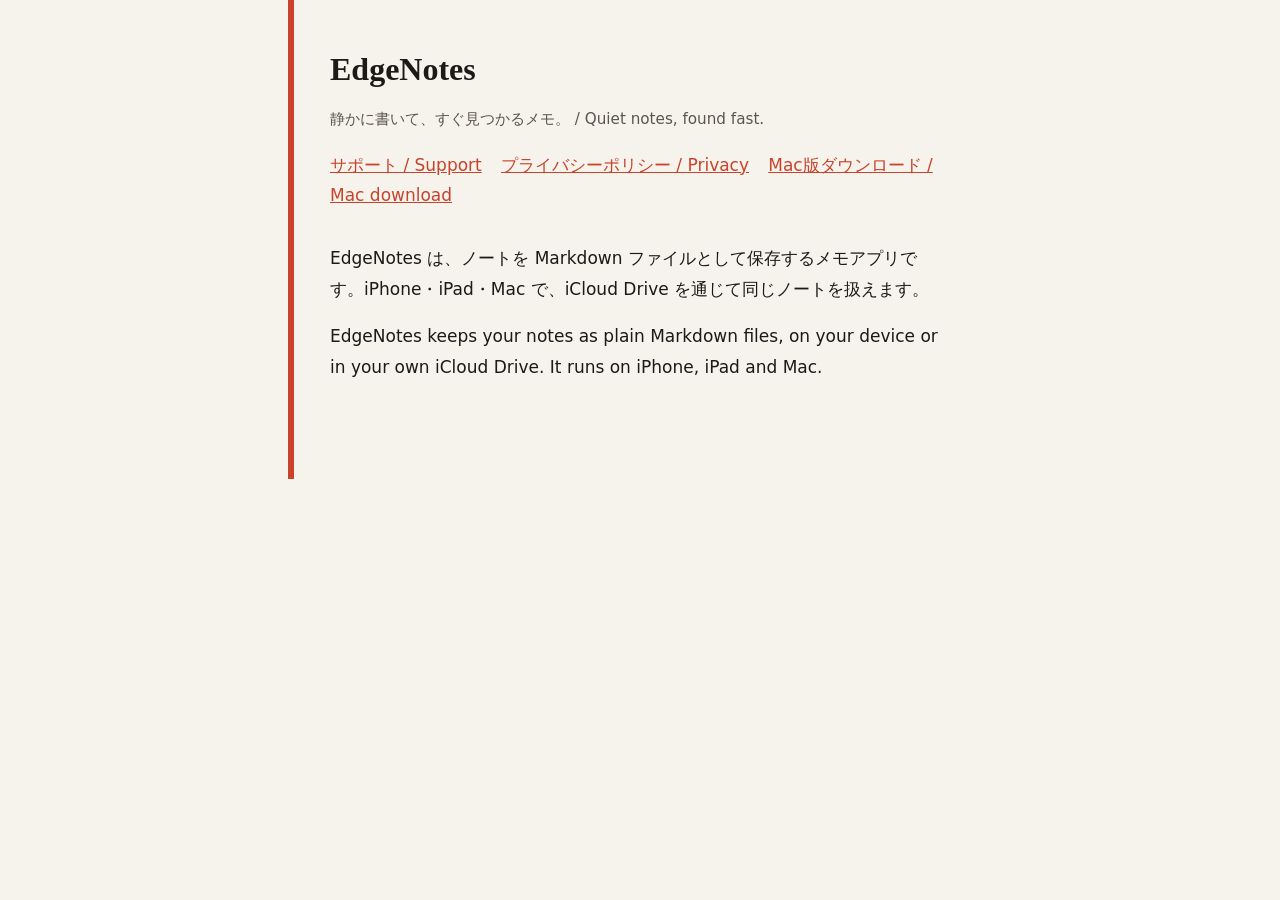
<file: docs/index.html>
<!doctype html><html lang="ja"><head><meta charset="utf-8"><meta name="viewport" content="width=device-width,initial-scale=1">
<title>EdgeNotes</title><link rel="stylesheet" href="style.css"></head><body><main>
<h1>EdgeNotes</h1><p class="sub">静かに書いて、すぐ見つかるメモ。 / Quiet notes, found fast.</p>
<nav><a href="support.html">サポート / Support</a><a href="privacy.html">プライバシーポリシー / Privacy</a><a href="https://github.com/Keitinn/edgenotes-releases/releases/latest">Mac版ダウンロード / Mac download</a></nav>
<p>EdgeNotes は、ノートを Markdown ファイルとして保存するメモアプリです。iPhone・iPad・Mac で、iCloud Drive を通じて同じノートを扱えます。</p>
<p>EdgeNotes keeps your notes as plain Markdown files, on your device or in your own iCloud Drive. It runs on iPhone, iPad and Mac.</p>
</main></body></html>
</file>
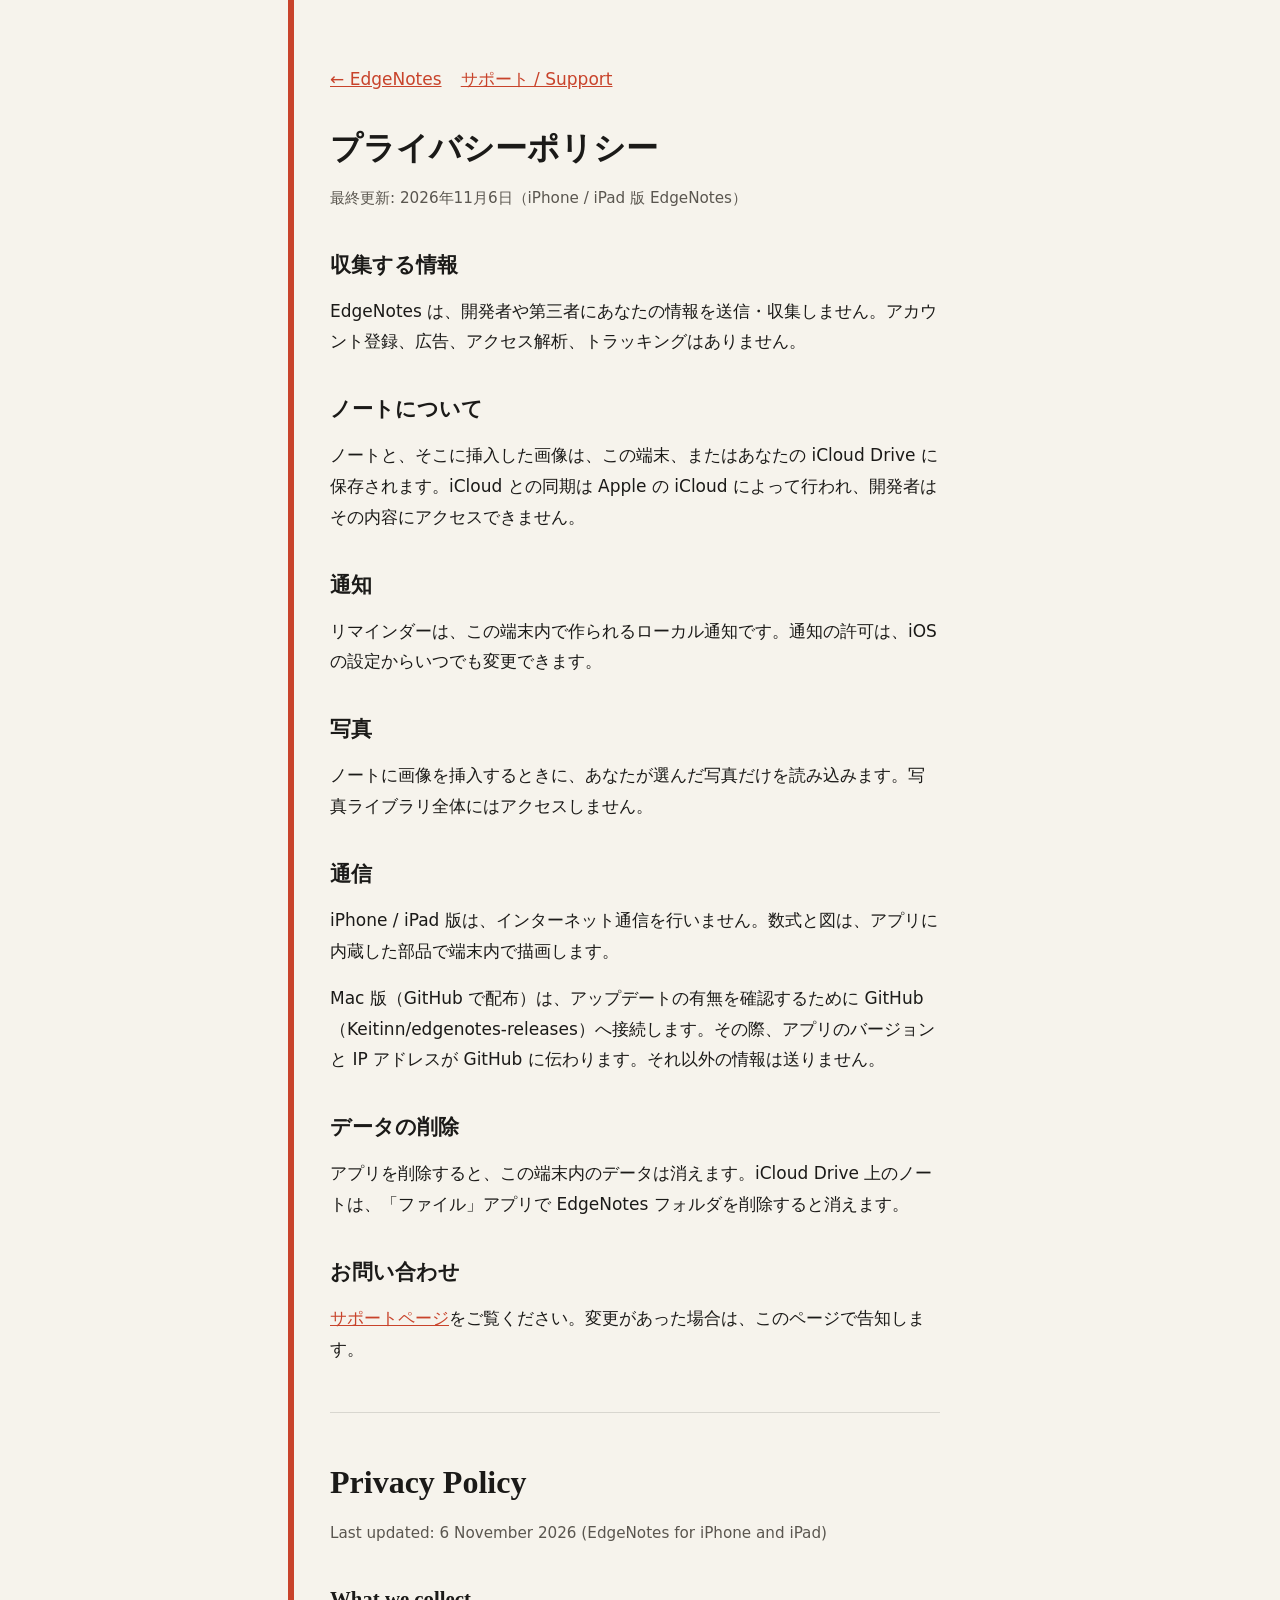
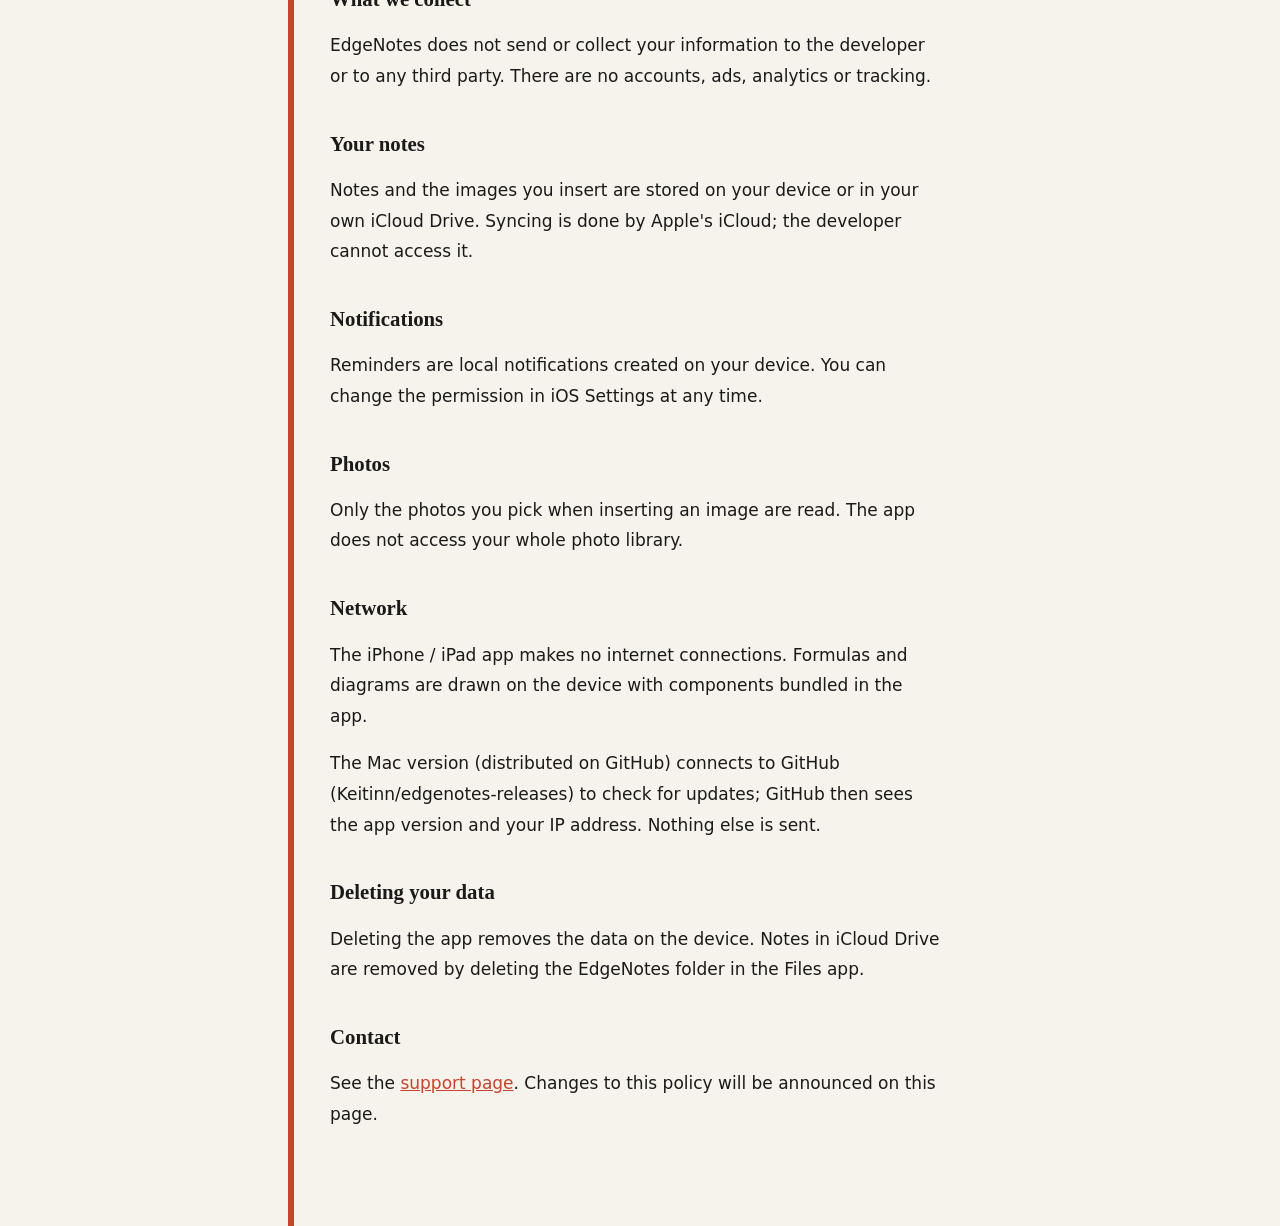
<file: docs/privacy.html>
<!doctype html><html lang="ja"><head><meta charset="utf-8"><meta name="viewport" content="width=device-width,initial-scale=1">
<title>EdgeNotes プライバシーポリシー / Privacy Policy</title><link rel="stylesheet" href="style.css"></head><body><main>
<nav><a href="index.html">← EdgeNotes</a><a href="support.html">サポート / Support</a></nav>
<h1>プライバシーポリシー</h1><p class="sub">最終更新: 2026年11月6日（iPhone / iPad 版 EdgeNotes）</p>
<h2>収集する情報</h2>
<p>EdgeNotes は、開発者や第三者にあなたの情報を送信・収集しません。アカウント登録、広告、アクセス解析、トラッキングはありません。</p>
<h2>ノートについて</h2>
<p>ノートと、そこに挿入した画像は、この端末、またはあなたの iCloud Drive に保存されます。iCloud との同期は Apple の iCloud によって行われ、開発者はその内容にアクセスできません。</p>
<h2>通知</h2>
<p>リマインダーは、この端末内で作られるローカル通知です。通知の許可は、iOS の設定からいつでも変更できます。</p>
<h2>写真</h2>
<p>ノートに画像を挿入するときに、あなたが選んだ写真だけを読み込みます。写真ライブラリ全体にはアクセスしません。</p>
<h2>通信</h2>
<p>iPhone / iPad 版は、インターネット通信を行いません。数式と図は、アプリに内蔵した部品で端末内で描画します。</p>
<p>Mac 版（GitHub で配布）は、アップデートの有無を確認するために GitHub（Keitinn/edgenotes-releases）へ接続します。その際、アプリのバージョンと IP アドレスが GitHub に伝わります。それ以外の情報は送りません。</p>
<h2>データの削除</h2>
<p>アプリを削除すると、この端末内のデータは消えます。iCloud Drive 上のノートは、「ファイル」アプリで EdgeNotes フォルダを削除すると消えます。</p>
<h2>お問い合わせ</h2>
<p><a href="support.html">サポートページ</a>をご覧ください。変更があった場合は、このページで告知します。</p>
<hr>
<h1>Privacy Policy</h1><p class="sub">Last updated: 6 November 2026 (EdgeNotes for iPhone and iPad)</p>
<h2>What we collect</h2>
<p>EdgeNotes does not send or collect your information to the developer or to any third party. There are no accounts, ads, analytics or tracking.</p>
<h2>Your notes</h2>
<p>Notes and the images you insert are stored on your device or in your own iCloud Drive. Syncing is done by Apple's iCloud; the developer cannot access it.</p>
<h2>Notifications</h2>
<p>Reminders are local notifications created on your device. You can change the permission in iOS Settings at any time.</p>
<h2>Photos</h2>
<p>Only the photos you pick when inserting an image are read. The app does not access your whole photo library.</p>
<h2>Network</h2>
<p>The iPhone / iPad app makes no internet connections. Formulas and diagrams are drawn on the device with components bundled in the app.</p>
<p>The Mac version (distributed on GitHub) connects to GitHub (Keitinn/edgenotes-releases) to check for updates; GitHub then sees the app version and your IP address. Nothing else is sent.</p>
<h2>Deleting your data</h2>
<p>Deleting the app removes the data on the device. Notes in iCloud Drive are removed by deleting the EdgeNotes folder in the Files app.</p>
<h2>Contact</h2>
<p>See the <a href="support.html">support page</a>. Changes to this policy will be announced on this page.</p>
</main></body></html>
</file>
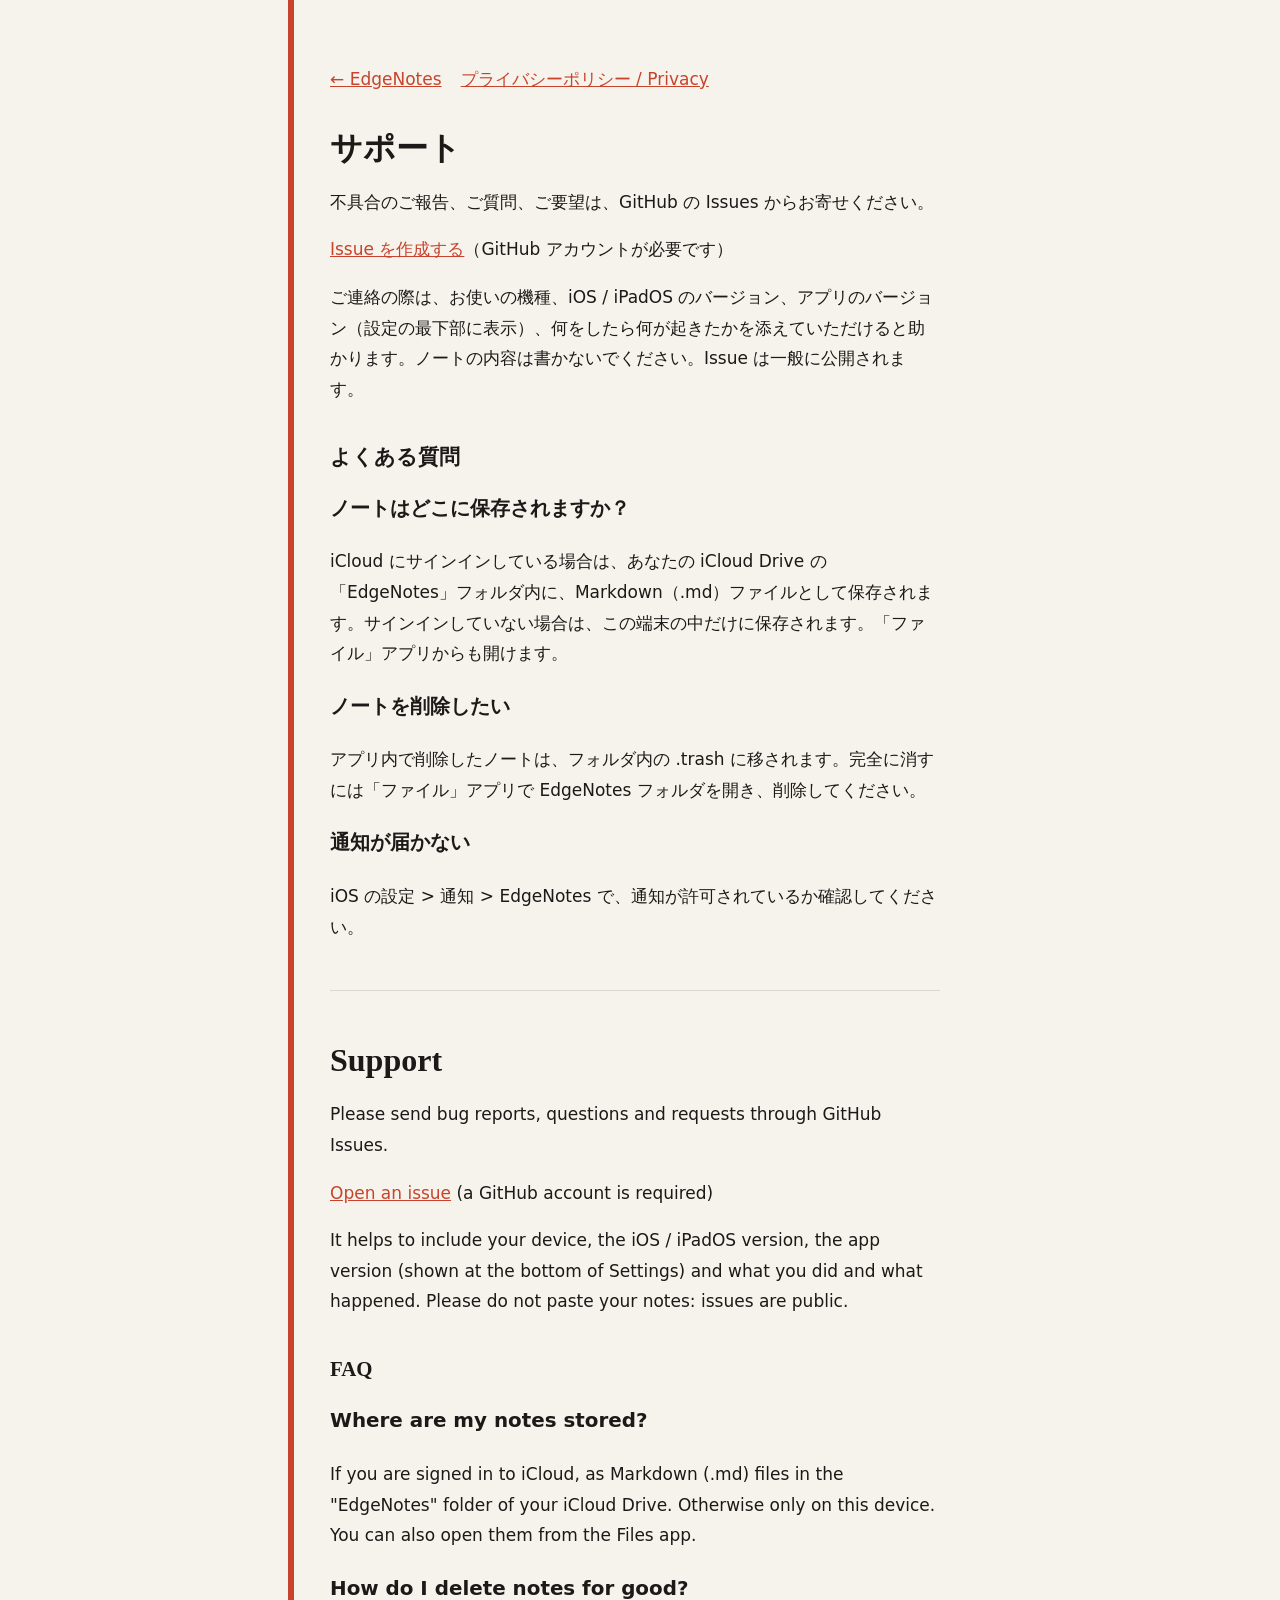
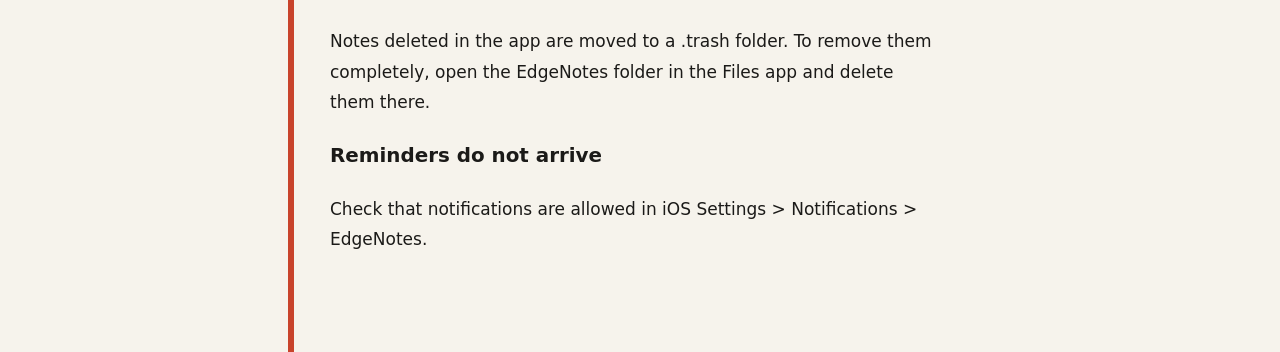
<file: docs/support.html>
<!doctype html><html lang="ja"><head><meta charset="utf-8"><meta name="viewport" content="width=device-width,initial-scale=1">
<title>EdgeNotes サポート / Support</title><link rel="stylesheet" href="style.css"></head><body><main>
<nav><a href="index.html">← EdgeNotes</a><a href="privacy.html">プライバシーポリシー / Privacy</a></nav>
<h1>サポート</h1>
<p>不具合のご報告、ご質問、ご要望は、GitHub の Issues からお寄せください。</p>
<p><a href="https://github.com/Keitinn/edgenotes-releases/issues/new">Issue を作成する</a>（GitHub アカウントが必要です）</p>
<p>ご連絡の際は、お使いの機種、iOS / iPadOS のバージョン、アプリのバージョン（設定の最下部に表示）、何をしたら何が起きたかを添えていただけると助かります。ノートの内容は書かないでください。Issue は一般に公開されます。</p>
<h2>よくある質問</h2>
<h3>ノートはどこに保存されますか？</h3>
<p>iCloud にサインインしている場合は、あなたの iCloud Drive の「EdgeNotes」フォルダ内に、Markdown（.md）ファイルとして保存されます。サインインしていない場合は、この端末の中だけに保存されます。「ファイル」アプリからも開けます。</p>
<h3>ノートを削除したい</h3>
<p>アプリ内で削除したノートは、フォルダ内の .trash に移されます。完全に消すには「ファイル」アプリで EdgeNotes フォルダを開き、削除してください。</p>
<h3>通知が届かない</h3>
<p>iOS の設定 &gt; 通知 &gt; EdgeNotes で、通知が許可されているか確認してください。</p>
<hr>
<h1>Support</h1>
<p>Please send bug reports, questions and requests through GitHub Issues.</p>
<p><a href="https://github.com/Keitinn/edgenotes-releases/issues/new">Open an issue</a> (a GitHub account is required)</p>
<p>It helps to include your device, the iOS / iPadOS version, the app version (shown at the bottom of Settings) and what you did and what happened. Please do not paste your notes: issues are public.</p>
<h2>FAQ</h2>
<h3>Where are my notes stored?</h3>
<p>If you are signed in to iCloud, as Markdown (.md) files in the "EdgeNotes" folder of your iCloud Drive. Otherwise only on this device. You can also open them from the Files app.</p>
<h3>How do I delete notes for good?</h3>
<p>Notes deleted in the app are moved to a .trash folder. To remove them completely, open the EdgeNotes folder in the Files app and delete them there.</p>
<h3>Reminders do not arrive</h3>
<p>Check that notifications are allowed in iOS Settings &gt; Notifications &gt; EdgeNotes.</p>
</main></body></html>
</file>
<file: docs/style.css>
:root { --paper:#F6F3EC; --ink:#1B1A18; --sub:#5A564F; --accent:#C8432B; --line:rgba(0,0,0,.12); }
@media (prefers-color-scheme: dark) { :root { --paper:#17171A; --ink:#F2EEE6; --sub:#B0ADA6; --accent:#E8664A; --line:rgba(255,255,255,.14); } }
* { box-sizing: border-box; }
body { margin:0; background:var(--paper); color:var(--ink); font:17px/1.8 -apple-system,"Hiragino Sans",system-ui,sans-serif; }
main { max-width: 42rem; margin: 0 auto; padding: 3rem 1.25rem 5rem 2.25rem; border-left: 6px solid var(--accent); margin-left: max(1.25rem, calc(50% - 22rem)); }
h1,h2 { font-family: "New York","Hiragino Mincho ProN",serif; line-height:1.35; }
h1 { font-size: 2rem; margin: 0 0 .25rem; } h2 { font-size: 1.3rem; margin: 2.4rem 0 .4rem; }
p,li { color: var(--ink); } .sub { color: var(--sub); font-size: .95rem; }
a { color: var(--accent); } hr { border:0; border-top:1px solid var(--line); margin: 3rem 0; }
nav a { margin-right: 1.2rem; } nav { margin: 1rem 0 2rem; }
</file>
